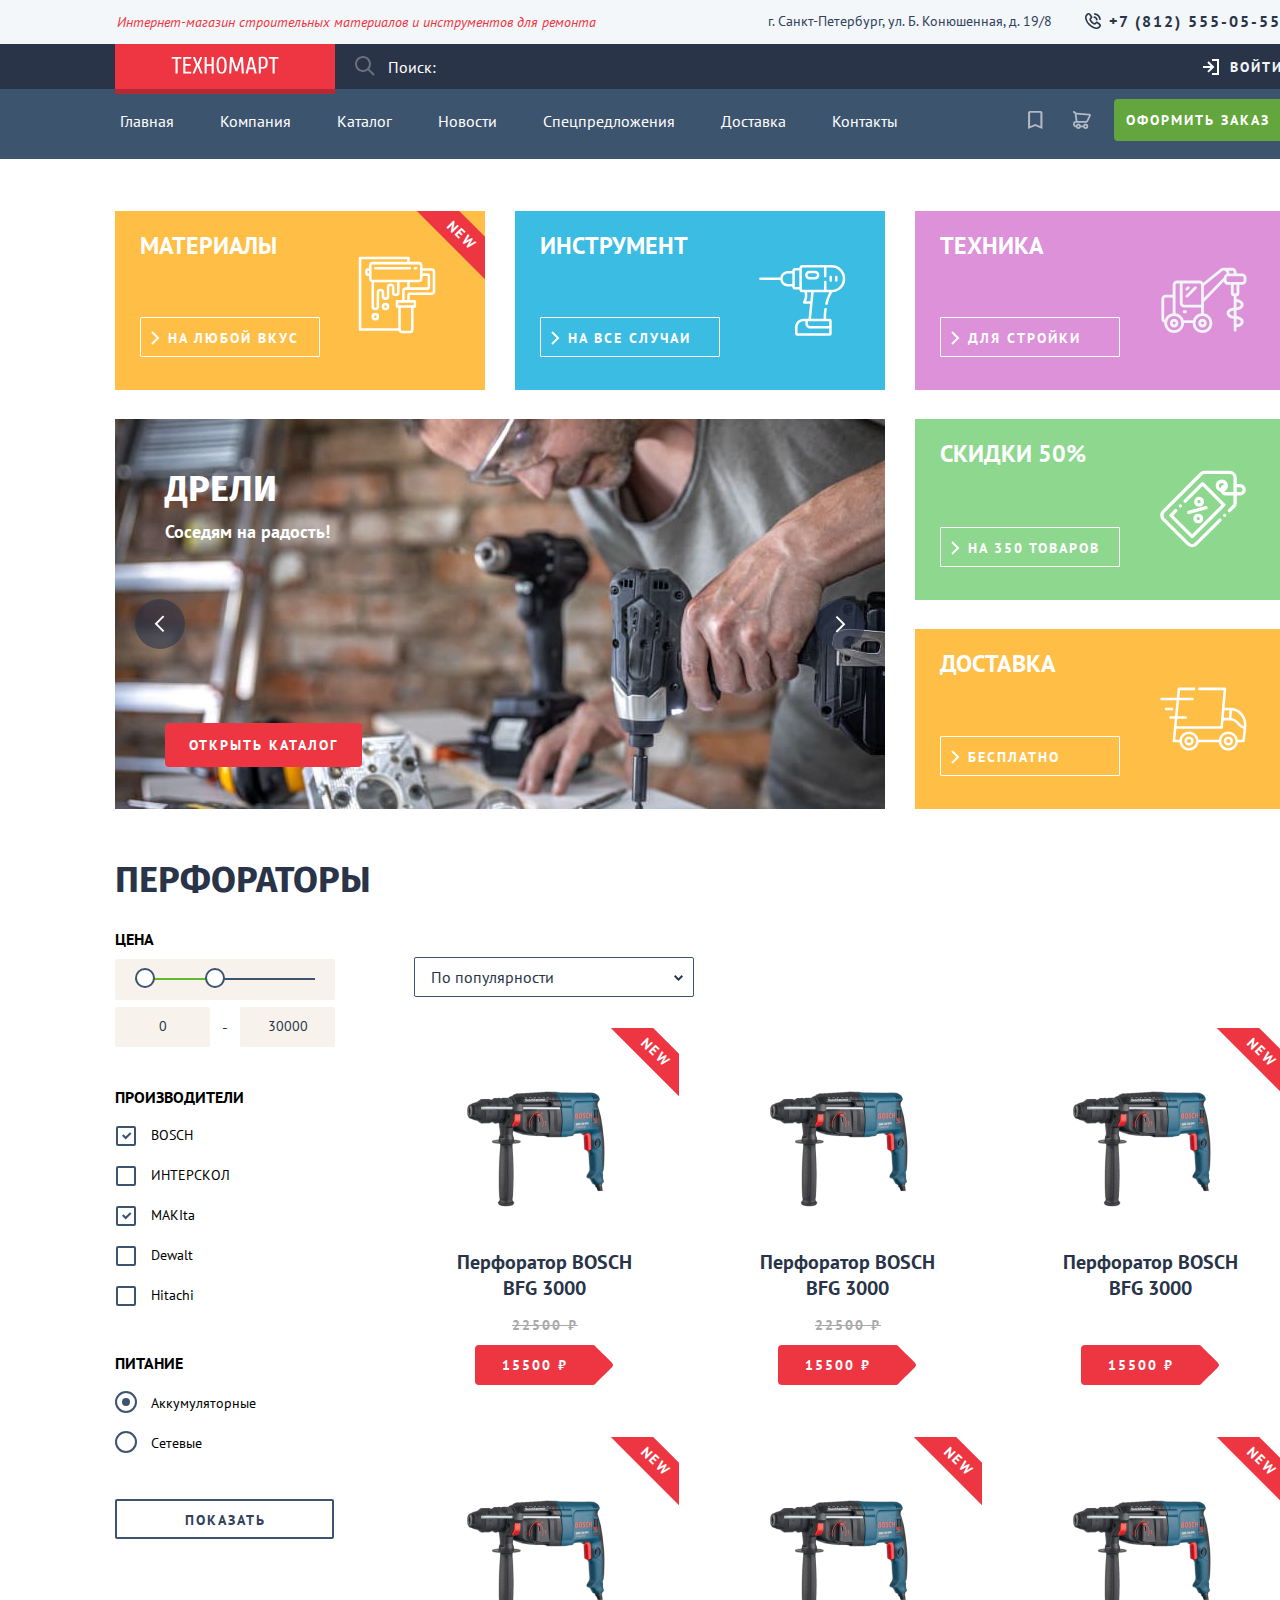
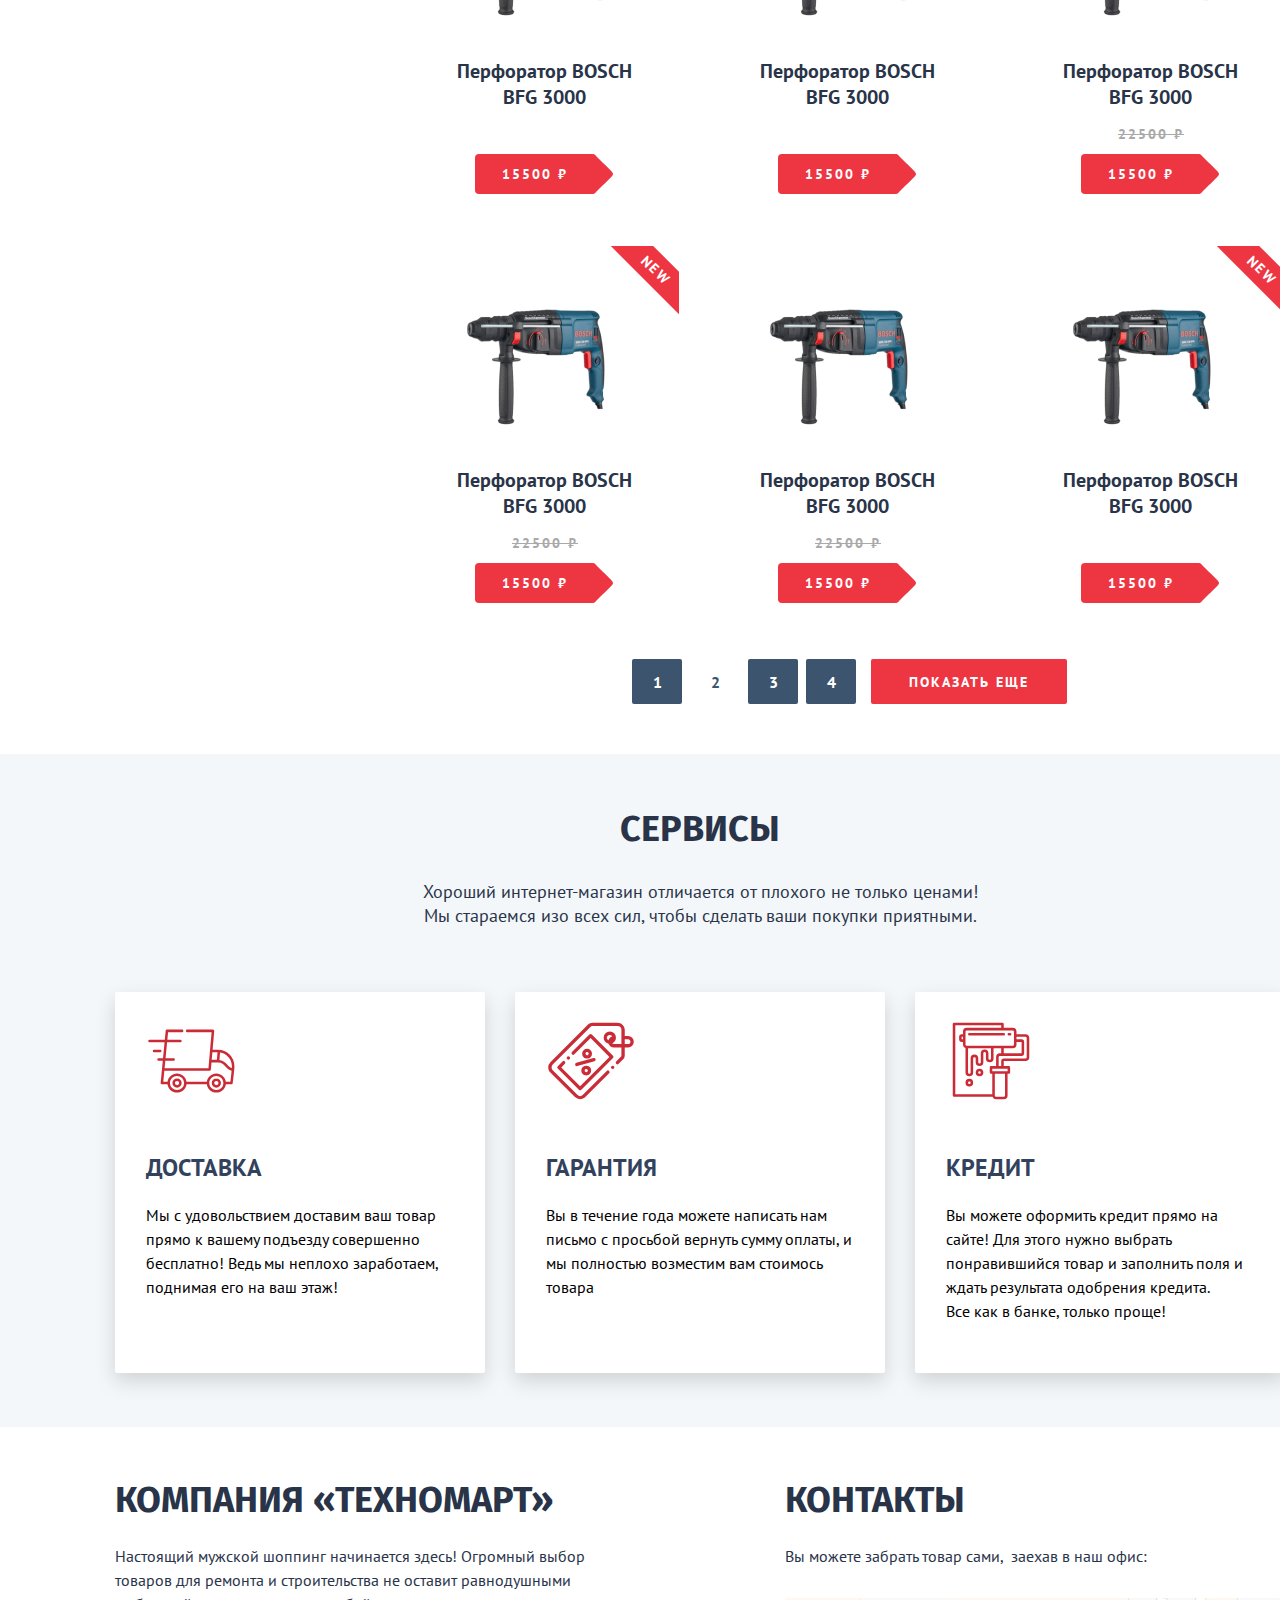
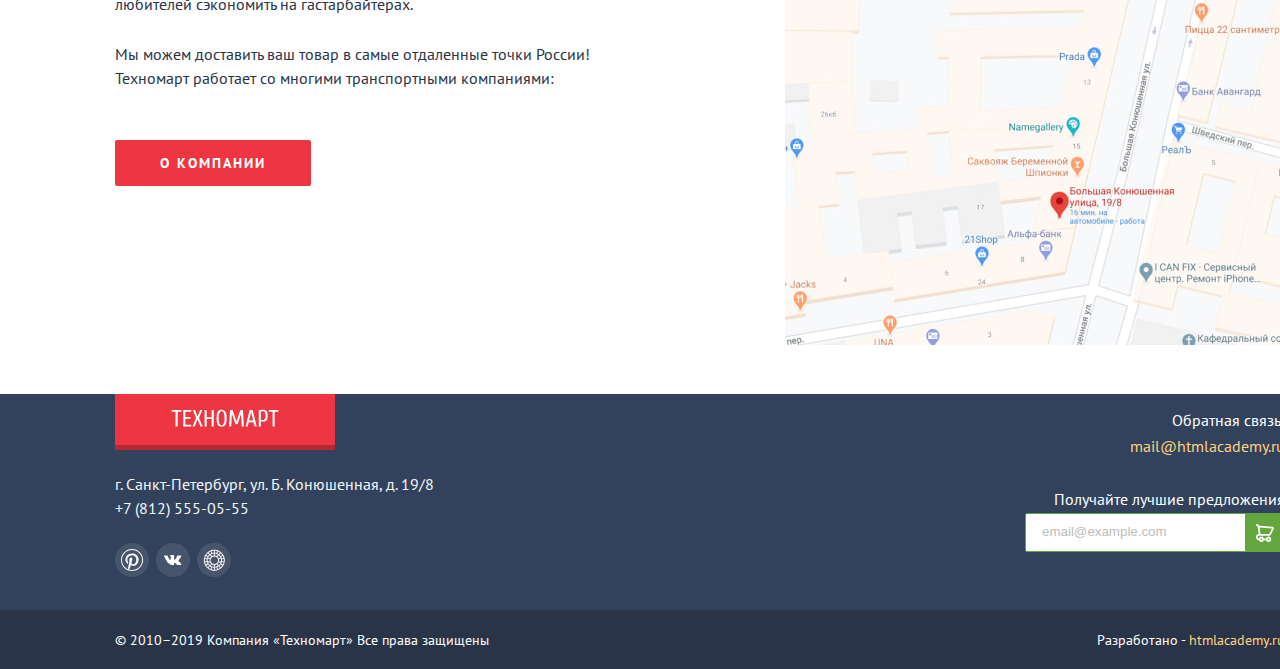
<file: index.html>
<!DOCTYPE html>
<html lang="ru">

  <head>
    <meta charset="UTF-8">
    <meta http-equiv="X-UA-Compatible" content="IE=edge">
    <meta name="viewport" content="width=device-width, initial-scale=1.0">
    <meta name="description" content="Техномарт">
    <title>Техномарт</title>
    <link rel="stylesheet" href="./styles/styles.css">
    <link rel="icon" href="./favicon.ico">
    <link rel="icon" type="image/png" href="./images/favicon-32x32.png">
  </head>

  <body>
    <header class="header">
      <div class="header-white">
        <div class="header-info container">
          <h1 class="header-title">Интернет-магазин строительных материалов и инструментов для ремонта</h1>
          <p class="header-adress">г. Санкт-Петербург, ул. Б. Конюшенная, д. 19/8</p>
          <a class="header-phone" href="tel:+78125550555">+7 (812) 555-05-55</a>
        </div>
      </div>
      <div class="header-dark-grey">
        <div class="header-content container">
          <a class="header-logo logo">
            <img class="logo-img" src="./images/logo-technomart.svg" alt="Логотип Техномарт." width="108" height="18">
          </a>
          <form class="header-form-search" action="https://echo.htmlacademy.ru/" method="get">
            <label class="search-label">
              <span class="visually-hidden">Поиск по сайту.</span>
              <input class="search-input" type="search" name="search" placeholder="Поиск:">
              <svg class="search-input-icon" width="20" height="20" viewBox="0 0 20 20" fill="currentColor"
                xmlns="http://www.w3.org/2000/svg">
                <path fill-rule="evenodd" clip-rule="evenodd"
                  d="M8 16C3.58172 16 0 12.4183 0 8C0 3.58172 3.58172 0 8 0C12.4183 0 16 3.58172 16 8C16 9.84871 15.3729 11.551 14.3199 12.9056L19.7071 18.2929L18.2929 19.7071L12.9056 14.3199C11.551 15.3729 9.84871 16 8 16ZM14 8C14 11.3137 11.3137 14 8 14C4.68629 14 2 11.3137 2 8C2 4.68629 4.68629 2 8 2C11.3137 2 14 4.68629 14 8Z" />
              </svg>
            </label>
          </form>
          <div class="header-log-in">
            <div class="header-dropdown">
              <button class="log-in-button button" type="button">Войти</button>
              <form class="dropdown-form" action="https://echo.htmlacademy.ru/" method="post">
                <h2 class="dropdown-title">личный кабинет</h2>
                <label class="dropdown-label">
                  <!-- Для стилизации input с ошибкой необходимо добавить input класс is-error -->
                  <input class="dropdown-input" type="text" name="login" placeholder="Логин" required>
                </label>
                <label class="dropdown-label">
                  <input class="dropdown-input" type="password" name="password" placeholder="Пароль" required>
                </label>
                <div class="dropdown-interaction">
                  <label class="dropdown-interaction-checkbox">
                    <input class="dropdown-checkbox visually-hidden" type="checkbox" name="rememberme" checked>
                    <span class="dropdown-checkbox-mark"></span>
                    <span class="interaction-name">Запомнить меня</span>
                  </label>
                  <a class="interaction-link" href="#">Забыл пароль</a>
                </div>
                <div class="dropdown-interaction dropdown-interaction-buttons">
                  <button class="button button-green button-green-in" type="submit">войти</button>
                  <a class="button button-white button-white-in" href="#">регистрация</a>
                </div>
                <button class="dropdown-close" type="button">
                  <span class="visually-hidden">Закрыть окно.</span>
                </button>
              </form>
            </div>
          </div>
        </div>
      </div>
      <div class="header-menu header-light-grey">
        <div class="container header-menu-content">
          <nav class="menu-navigation">
            <ul class="menu">
              <li class="menu-item">
                <a class="menu-link" href="#">Главная</a>
              </li>
              <li class="menu-item">
                <a class="menu-link" href="#">Компания</a>
              </li>
              <li class="menu-item">
                <a class="menu-link" href="#">Каталог</a>
              </li>
              <li class="menu-item">
                <a class="menu-link" href="#">Новости</a>
              </li>
              <li class="menu-item">
                <a class="menu-link" href="#">Спецпредложения</a>
              </li>
              <li class="menu-item">
                <a class="menu-link" href="#">Доставка</a>
              </li>
              <li class="menu-item">
                <a class="menu-link" href="#">Контакты</a>
              </li>
            </ul>
          </nav>
          <div class="menu-user">
            <a class="menu-user-item menu-user-item-favorite" href="#">
              <!-- для добавления счетчика необходимо добавить span c классом menu-user-counter -->
              <span class="visually-hidden">Избранное.</span>
            </a>
            <a class="menu-user-item menu-user-item-cart" href="#">
              <span class="visually-hidden">Корзина.</span>
            </a>
            <a class="button button-green button-menu-user" href="#">Оформить заказ</a>
          </div>
        </div>
      </div>
    </header>
    <main class="main">
      <section class="services container">
        <h2 class="visually-hidden">Наши услуги и предложения.</h2>
        <div class="services-item label-new yellow">
          <h2 class="services-title materials">Материалы</h2>
          <!--Для метки NEW на тег a повесить класс label-new-->
          <a class="services-button button" href="#">
            <svg class="services-icon" width="16" height="16" viewBox="0 0 16 16" fill="currentColor"
              xmlns="http://www.w3.org/2000/svg">
              <path fill-rule="evenodd" clip-rule="evenodd"
                d="M9.58579 7.99995L4.29289 2.70706L5.70711 1.29285L12.4142 7.99995L5.70711 14.7071L4.29289 13.2928L9.58579 7.99995Z" />
            </svg>
            <span class="services-button-text">на любой вкус</span>
          </a>

        </div>
        <div class="services-item blue">
          <h2 class="services-title tooling">Инструмент</h2>
          <a class="services-button button" href="#">
            <svg class="services-icon" width="16" height="16" viewBox="0 0 16 16" fill="currentColor"
              xmlns="http://www.w3.org/2000/svg">
              <path fill-rule="evenodd" clip-rule="evenodd"
                d="M9.58579 7.99995L4.29289 2.70706L5.70711 1.29285L12.4142 7.99995L5.70711 14.7071L4.29289 13.2928L9.58579 7.99995Z" />
            </svg>
            <span class="services-button-text">на все случаи</span>
          </a>
        </div>
        <div class="services-item lilac">
          <h2 class="services-title technic">Техника</h2>
          <a class="services-button button" href="#">
            <svg class="services-icon" width="16" height="16" viewBox="0 0 16 16" fill="currentColor"
              xmlns="http://www.w3.org/2000/svg">
              <path fill-rule="evenodd" clip-rule="evenodd"
                d="M9.58579 7.99995L4.29289 2.70706L5.70711 1.29285L12.4142 7.99995L5.70711 14.7071L4.29289 13.2928L9.58579 7.99995Z" />
            </svg>
            <span class="services-button-text">для стройки</span>
          </a>
        </div>
        <div class="services-item slider">
          <section class="slider-item">
            <h2 class="slider-title">Дрели</h2>
            <p class="slider-text">Соседям на радость!</p>
            <a class="button button-red slider-button" href="#">Открыть каталог</a>
            <img class="slider-image" src="./images/slider/slider-drill.jpg" alt="Мужчина, использующий дрель."
              width="770" height="390">
          </section>
          <section class="slider-item active">
            <h2 class="slider-title">Перфораторы</h2>
            <p class="slider-text">Соседям на радость!</p>
            <a class="button button-red slider-button" href="#">Открыть каталог</a>
            <!--Но это же не перфоратор, мужик на фото распиливает циркулярной пилой-->
            <img class="slider-image" src="./images/slider/slider-cut.jpg" alt="Мужчина, циркулярную пилу." width="770"
              height="390">
          </section>
          <div class="slider-toogles">
            <button class="slider-toogle slider-toogle-prev" type="button">
              <span class="visually-hidden">Назад.</span>
            </button>
            <button class="slider-toogle slider-toogle-next" type="button">
              <span class="visually-hidden">Вперед.</span>
            </button>
          </div>
        </div>
        <div class="services-item green">
          <h2 class="services-title sale">Скидки 50%</h2>
          <a class="services-button button" href="#">
            <svg class="services-icon" width="16" height="16" viewBox="0 0 16 16" fill="currentColor"
              xmlns="http://www.w3.org/2000/svg">
              <path fill-rule="evenodd" clip-rule="evenodd"
                d="M9.58579 7.99995L4.29289 2.70706L5.70711 1.29285L12.4142 7.99995L5.70711 14.7071L4.29289 13.2928L9.58579 7.99995Z" />
            </svg>
            <span class="services-button-text">на 350 товаров</span>
          </a>
        </div>
        <div class="services-item yellow">
          <h2 class="services-title delivery-white">Доставка</h2>
          <a class="services-button button" href="#">
            <svg class="services-icon" width="16" height="16" viewBox="0 0 16 16" fill="currentColor"
              xmlns="http://www.w3.org/2000/svg">
              <path fill-rule="evenodd" clip-rule="evenodd"
                d="M9.58579 7.99995L4.29289 2.70706L5.70711 1.29285L12.4142 7.99995L5.70711 14.7071L4.29289 13.2928L9.58579 7.99995Z" />
            </svg>
            <span class="services-button-text">бесплатно</span>
          </a>
        </div>
      </section>
      <section class="catalog container">
        <h2 class="catalog-title">Перфораторы</h2>
        <form class="catalog-form" action="https://echo.htmlacademy.ru/" method="get">
          <fieldset class="catalog-fieldset catalog-fieldset-price">
            <legend class="catalog-legend">Цена</legend>
            <div class="filter-group">
              <div class="filter-line">
                <div class="filter-interval">
                  <button class="filter-button" type="button">
                    <span class="visually-hidden">Изменить минимальную цену.</span>
                  </button>
                  <button class="filter-button" type="button">
                    <span class="visually-hidden">Изменить максимальную цену.</span>
                  </button>
                </div>
              </div>
            </div>
            <div class="filter-price-group">
              <label class="filter-price-label">
                <span class="visually-hidden">Изменить минимальную цену.</span>
                <input class="filter-price-input" type="number" name="price-min" value="0">
              </label>
              <span>-</span>
              <label class="filter-price-label">
                <span class="visually-hidden">Изменить максимальную цену.</span>
                <input class="filter-price-input" type="number" name="price-max" value="30000">
              </label>
            </div>
          </fieldset>
          <fieldset class="catalog-fieldset">
            <legend class="catalog-legend catalog-legend-makers">Производители</legend>
            <ul class="catalog-filters-list">
              <li class="catalog-filters-item">
                <label class="checkbox-label">
                  <input class="checkbox-input visually-hidden" type="checkbox" name="makers" value="bosh" checked>
                  <span class="control-checkbox"></span>
                  <span class="checkbox-name">BOSCH</span>
                </label>
              </li>
              <li class="catalog-filters-item">
                <label class="checkbox-label">
                  <input class="checkbox-input visually-hidden" type="checkbox" name="makers" value="interskol">
                  <span class="control-checkbox"></span>
                  <span class="checkbox-name">ИНТЕРСКОЛ</span>
                </label>
              </li>
              <li class="catalog-filters-item">
                <label class="checkbox-label">
                  <input class="checkbox-input visually-hidden" type="checkbox" name="makers" value="makita" checked>
                  <span class="control-checkbox"></span>
                  <span class="checkbox-name">MAKIta</span>
                </label>
              </li>
              <li class="catalog-filters-item">
                <label class="checkbox-label">
                  <input class="checkbox-input visually-hidden" type="checkbox" name="makers" value="dewalt">
                  <span class="control-checkbox"></span>
                  <span class="checkbox-name">Dewalt</span>
                </label>
              </li>
              <li class="catalog-filters-item">
                <label class="checkbox-label">
                  <input class="checkbox-input visually-hidden" type="checkbox" name="makers" value="hitachi">
                  <span class="control-checkbox"></span>
                  <span class="checkbox-name">Hitachi</span>
                </label>
              </li>
            </ul>
          </fieldset>
          <fieldset class="catalog-fieldset">
            <legend class="catalog-legend catalog-legend-feed">Питание</legend>
            <ul class="catalog-filters-list">
              <li class="catalog-filters-item">
                <label class="radio-label">
                  <input class="radio-input visually-hidden" type="radio" name="feed" value="battery" checked>
                  <span class="control-radio"></span>
                  <span class="radio-name">Аккумуляторные</span>
                </label>
              </li>
              <li class="catalog-filters-item">
                <label class="radio-label">
                  <input class="radio-input visually-hidden" type="radio" name="feed" value="network">
                  <span class="control-radio"></span>
                  <span class="radio-name">Сетевые</span>
                </label>
              </li>
            </ul>
          </fieldset>
          <button class="button-white catalog-button button" type="submit">Показать</button>
        </form>
        <div class="catalog-content">
          <div class="catalog-select">
            <select class="select" aria-label="Сортировка">
              <option value="popular">По популярности</option>
              <option value="cheap">Сначала дешевые</option>
              <option value="expensive">Сначала дорогие</option>
            </select>
            <svg class="select-icon" width="9" height="6" viewBox="0 0 9 6" fill="currentColor"
              xmlns="http://www.w3.org/2000/svg">
              <path fill-rule="evenodd" clip-rule="evenodd"
                d="M7.64801 0L9 1.38618L4.5 6L0 1.38618L1.35199 0L4.5 3.22763L7.64801 0Z" />
            </svg>
          </div>
          <div class="catalog-products-container">
            <!--Для метки NEW на тег li повесить класс label-new-->
            <ul class="catalog-products">
              <li class="products-item label-new">
                <h3 class="products-title">Перфоратор BOSCH<br>BFG 3000</h3>
                <img class="products-image" src="./images/content-image/bosch-bfg-3000.jpg"
                  alt="Перфоратор BOSCH BFG 3000." width="216" height="180">
                <span class="products-price-old">22500 ₽</span>
                <a class="products-price-button button buttton-red" href="#">15500 ₽</a>
                <div class="products-more">
                  <button class="products-button products-button-buy button button-green" type="button">Купить</button>
                  <button class="products-button products-button-save button button-white" type="button">В
                    закладки</button>
                </div>
              </li>
              <li class="products-item">
                <h3 class="products-title">Перфоратор BOSCH<br>BFG 3000</h3>
                <img class="products-image" src="./images/content-image/bosch-bfg-3000.jpg"
                  alt="Перфоратор BOSCH BFG 3000." width="216" height="180">
                <span class="products-price-old">22500 ₽</span>
                <a class="products-price-button button buttton-red" href="#">15500 ₽</a>
                <div class="products-more">
                  <button class="products-button products-button-buy button button-green" type="button">Купить</button>
                  <button class="products-button products-button-save button button-white" type="button">В
                    закладки</button>
                </div>
              </li>
              <li class="products-item label-new">
                <h3 class="products-title">Перфоратор BOSCH<br>BFG 3000</h3>
                <img class="products-image" src="./images/content-image/bosch-bfg-3000.jpg"
                  alt="Перфоратор BOSCH BFG 3000." width="216" height="180">
                <a class="products-price-button button buttton-red" href="#">15500 ₽</a>
                <div class="products-more">
                  <button class="products-button products-button-buy button button-green" type="button">Купить</button>
                  <button class="products-button products-button-save button button-white" type="button">В
                    закладки</button>
                </div>
              </li>
              <li class="products-item label-new">
                <h3 class="products-title">Перфоратор BOSCH<br>BFG 3000</h3>
                <img class="products-image" src="./images/content-image/bosch-bfg-3000.jpg"
                  alt="Перфоратор BOSCH BFG 3000." width="216" height="180">
                <a class="products-price-button button buttton-red" href="#">15500 ₽</a>
                <div class="products-more">
                  <button class="products-button products-button-buy button button-green" type="button">Купить</button>
                  <button class="products-button products-button-save button button-white" type="button">В
                    закладки</button>
                </div>
              </li>
              <li class="products-item label-new">
                <h3 class="products-title">Перфоратор BOSCH<br>BFG 3000</h3>
                <img class="products-image" src="./images/content-image/bosch-bfg-3000.jpg"
                  alt="Перфоратор BOSCH BFG 3000." width="216" height="180">
                <a class="products-price-button button buttton-red" href="#">15500 ₽</a>
                <div class="products-more">
                  <button class="products-button products-button-buy button button-green" type="button">Купить</button>
                  <button class="products-button products-button-save button button-white" type="button">В
                    закладки</button>
                </div>
              </li>
              <li class="products-item label-new">
                <h3 class="products-title">Перфоратор BOSCH<br>BFG 3000</h3>
                <img class="products-image" src="./images/content-image/bosch-bfg-3000.jpg"
                  alt="Перфоратор BOSCH BFG 3000." width="216" height="180">
                <span class="products-price-old">22500 ₽</span>
                <a class="products-price-button button buttton-red" href="#">15500 ₽</a>
                <div class="products-more">
                  <button class="products-button products-button-buy button button-green" type="button">Купить</button>
                  <button class="products-button products-button-save button button-white" type="button">В
                    закладки</button>
                </div>
              </li>
              <li class="products-item label-new">
                <h3 class="products-title">Перфоратор BOSCH<br>BFG 3000</h3>
                <img class="products-image" src="./images/content-image/bosch-bfg-3000.jpg"
                  alt="Перфоратор BOSCH BFG 3000." width="216" height="180">
                <span class="products-price-old">22500 ₽</span>
                <a class="products-price-button button buttton-red" href="#">15500 ₽</a>
                <div class="products-more">
                  <button class="products-button products-button-buy button button-green" type="button">Купить</button>
                  <button class="products-button products-button-save button button-white" type="button">В
                    закладки</button>
                </div>
              </li>
              <li class="products-item">
                <h3 class="products-title">Перфоратор BOSCH<br>BFG 3000</h3>
                <img class="products-image" src="./images/content-image/bosch-bfg-3000.jpg"
                  alt="Перфоратор BOSCH BFG 3000." width="216" height="180">
                <span class="products-price-old">22500 ₽</span>
                <a class="products-price-button button buttton-red" href="#">15500 ₽</a>
                <div class="products-more">
                  <button class="products-button products-button-buy button button-green" type="button">Купить</button>
                  <button class="products-button products-button-save button button-white" type="button">В
                    закладки</button>
                </div>
              </li>
              <li class="products-item label-new">
                <h3 class="products-title">Перфоратор BOSCH<br>BFG 3000</h3>
                <img class="products-image" src="./images/content-image/bosch-bfg-3000.jpg"
                  alt="Перфоратор BOSCH BFG 3000." width="216" height="180">
                <a class="products-price-button button buttton-red" href="#">15500 ₽</a>
                <div class="products-more">
                  <button class="products-button products-button-buy button button-green" type="button">Купить</button>
                  <button class="products-button products-button-save button button-white" type="button">В
                    закладки</button>
                </div>
              </li>
            </ul>
            <div class="catalog-pagination">
              <ul class="pagination-list">
                <li class="pagination-item">
                  <a class="pagination-link" href="#">1</a>
                </li>
                <li class="pagination-item current">
                  <span class="pagination-link">2</span>
                </li>
                <li class="pagination-item">
                  <a class="pagination-link" href="#">3</a>
                </li>
                <li class="pagination-item">
                  <a class="pagination-link" href="#">4</a>
                </li>
              </ul>
              <button class="pagination-button button button-red" type="button">Показать еще</button>
            </div>
          </div>
        </div>
      </section>
      <section class="offers">
        <div class="container">
          <h2 class="offers-title">Сервисы</h2>
          <p class="offers-description">Хороший интернет-магазин отличается от плохого не только ценами! Мы стараемся
            изо
            всех сил, чтобы сделать ваши покупки приятными.</p>
          <ul class="offers-list">
            <li class="offers-item">
              <h3 class="offers-item-title delivery">Доставка</h3>
              <p class="offers-item-text">Мы с удовольствием доставим ваш товар прямо к вашему подъезду совершенно
                бесплатно! Ведь мы неплохо заработаем, поднимая его на ваш этаж!</p>
            </li>
            <li class="offers-item">
              <h3 class="offers-item-title guarantees">Гарантия</h3>
              <p class="offers-item-text">Вы в течение года можете написать нам письмо с просьбой вернуть сумму оплаты,
                и
                мы полностью возместим вам стоимось товара</p>
            </li>
            <li class="offers-item">
              <h3 class="offers-item-title credit">Кредит</h3>
              <p class="offers-item-text">Вы можете оформить кредит прямо на сайте! Для этого нужно выбрать
                понравившийся
                товар и заполнить поля и ждать результата одобрения кредита.<br>Все как в банке, только проще!</p>
            </li>
          </ul>
        </div>
      </section>
      <div class="container contacts">
        <section class="about-us">
          <h2 class="contacts-title">Компания «Техномарт»</h2>
          <p class="about-us-text">Настоящий мужской шоппинг начинается здесь! Огромный выбор товаров для ремонта и
            строительства не оставит равнодушными любителей сэкономить на гастарбайтерах.</p>
          <p class="about-us-text">Мы можем доставить ваш товар в самые отдаленные точки России! Техномарт работает со
            многими транспортными компаниями:</p>
          <a class="about-us-button button button-red" href="#">о компании</a>
        </section>
        <section class="address">
          <h2 class="contacts-title">Контакты</h2>
          <p class="address-text">Вы можете забрать товар сами, &nbsp;заехав в наш офис:</p>
          <a class="address-link" href="#">
            <img class="address-image" src="./images/content-image/address-image.jpg" alt="Карта с адресом офсиса."
              width="500" height="347">
          </a>
        </section>
      </div>
    </main>
    <footer class="footer">
      <div class="footer-content container">
        <div class="footer-contacts">
          <a class="footer-logo logo">
            <img class="logo-img" src="./images/logo-technomart.svg" alt="Логотип Техномарт." width="108" height="18">
          </a>
          <p class="footer-address">г. Санкт-Петербург, ул. Б. Конюшенная, д. 19/8</p>
          <a class="footer-phone" href="tel:+78125550555">+7 (812) 555-05-55</a>
          <ul class="footer-socials">
            <li class="socials-item">
              <a class="socials-link socials-link-pinterest" href="#">
                <span class="visually-hidden">Мы в Пинтерест.</span>
              </a>
            </li>
            <li class="socials-item">
              <a class="socials-link socials-link-vk" href="https://vk.com/htmlacademy">
                <span class="visually-hidden">Мы в Вконтакте.</span>
              </a>
            </li>
            <li class="socials-item">
              <a class="socials-link socials-link-vsco" href="#">
                <span class="visually-hidden">Перейти в ВСКО.</span>
              </a>
            </li>
          </ul>
        </div>
        <div class="footer-feedback">
          <p class="footer-feedback-text">Обратная связь:</p>
          <a class="footer-feedback-email" href="mailto:mail@htmlacademy.ru">mail@htmlacademy.ru</a>
          <form class="footer-form-subscription" action="https://echo.htmlacademy.ru/" method="get">
            <p class="form-text">Получайте лучшие предложения</p>
            <label class="form-label">
              <span class="visually-hidden">Подписаться на рассылку.</span>
              <input class="footer-input-subscription" type="email" name="subscribe" placeholder="email@example.com">
            </label>
            <button class="subscription-button button button-green" type="submit">
              <span class="visually-hidden">Подписаться.</span>
            </button>
          </form>
        </div>
      </div>
      <div class="footer-copyrights">
        <div class="footer-copyrights-content container">
          <span class="copyrights-text">© 2010–2019 Компания «Техномарт» Все права защищены</span>
          <span class="copyrights-text">Разработано -
            <a class="copyrights-link" href="https://htmlacademy.ru/intensive/htmlcss">htmlacademy.ru</a>
          </span>
        </div>
      </div>
    </footer>
    <script src="./js/index.js"></script>
  </body>

</html>
</file>
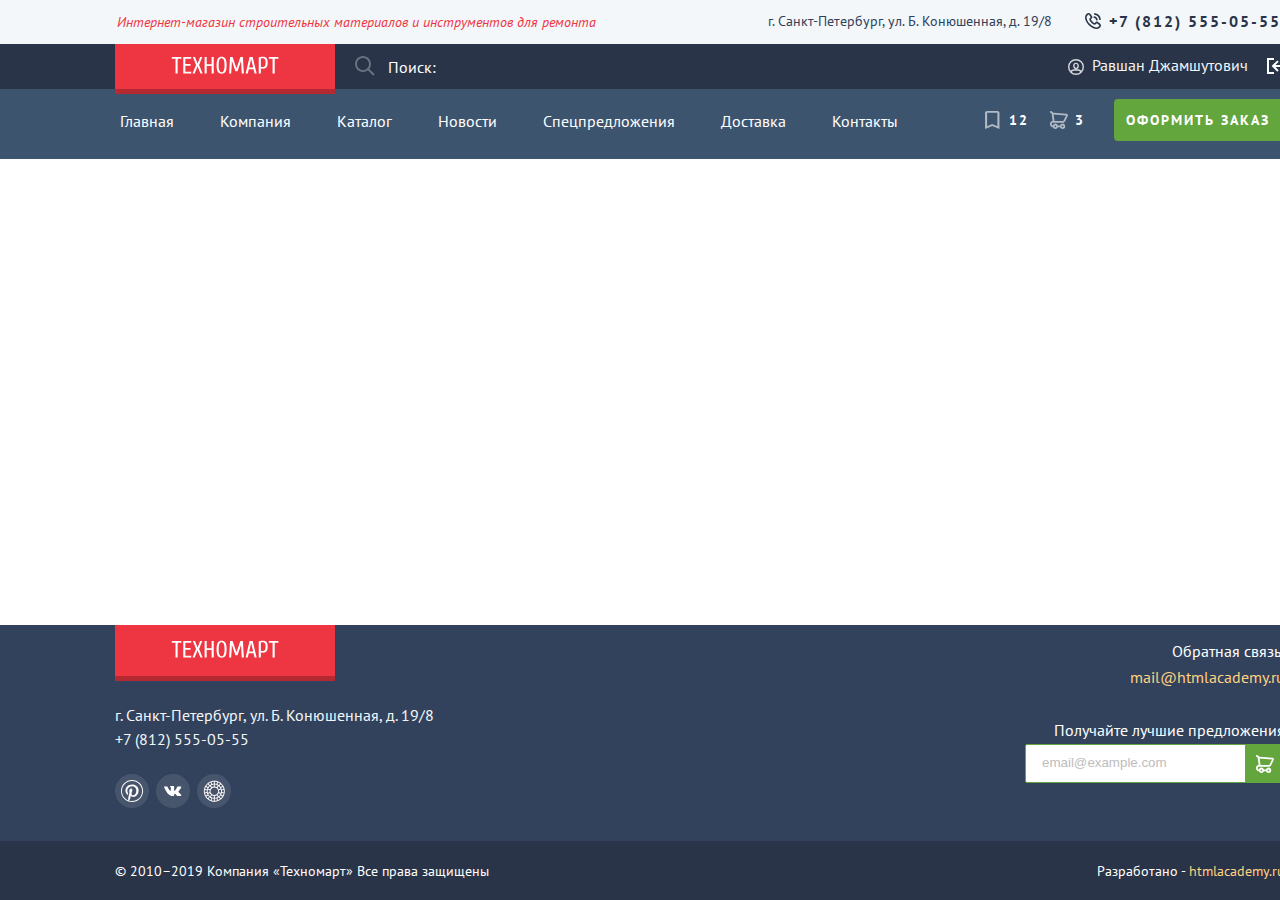
<file: user.html>
<!DOCTYPE html>
<html lang="ru">

  <head>
    <meta charset="UTF-8">
    <meta http-equiv="X-UA-Compatible" content="IE=edge">
    <meta name="viewport" content="width=device-width, initial-scale=1.0">
    <meta name="description" content="Техномарт">
    <title>Техномарт</title>
    <link rel="stylesheet" href="./styles/styles.css">
    <link rel="icon" href="./favicon.ico">
    <link rel="icon" type="image/png" href="./images/favicon-32x32.png">
  </head>

  <body>
    <header class="header">
      <div class="header-white">
        <div class="header-info container">
          <h1 class="header-title">Интернет-магазин строительных материалов и инструментов для ремонта</h1>
          <p class="header-adress">г. Санкт-Петербург, ул. Б. Конюшенная, д. 19/8</p>
          <a class="header-phone" href="tel:+78125550555">+7 (812) 555-05-55</a>
        </div>
      </div>
      <div class="header-dark-grey">
        <div class="header-content container">
          <a class="header-logo logo">
            <img class="logo-img" src="./images/logo-technomart.svg" alt="Логотип Техномарт." width="108" height="18">
          </a>
          <form class="header-form-search" action="https://echo.htmlacademy.ru/" method="get">
            <label class="search-label">
              <span class="visually-hidden">Поиск по сайту.</span>
              <input class="search-input" type="search" name="search" placeholder="Поиск:">
              <svg class="search-input-icon" width="20" height="20" viewBox="0 0 20 20" fill="currentColor"
                xmlns="http://www.w3.org/2000/svg">
                <path fill-rule="evenodd" clip-rule="evenodd"
                  d="M8 16C3.58172 16 0 12.4183 0 8C0 3.58172 3.58172 0 8 0C12.4183 0 16 3.58172 16 8C16 9.84871 15.3729 11.551 14.3199 12.9056L19.7071 18.2929L18.2929 19.7071L12.9056 14.3199C11.551 15.3729 9.84871 16 8 16ZM14 8C14 11.3137 11.3137 14 8 14C4.68629 14 2 11.3137 2 8C2 4.68629 4.68629 2 8 2C11.3137 2 14 4.68629 14 8Z" />
              </svg>
            </label>
          </form>
          <div class="header-log-in">
            <div class="header-dropdown">
              <button class="log-in-button button button-user" type="button">Равшан Джамшутович</button>
              <form class="dropdown-form" action="https://echo.htmlacademy.ru/" method="post">
                <h2 class="dropdown-title user-title">Здравствуйте,<br> Равшан Джамшутович</h2>
                <a class="user-link button" href="#">Мои заказы</a>
                <a class="user-link button" href="#">Личный кабинет</a>
                <a class="user-button button button-white" href="#">Выйти</a>
                <button class="dropdown-close" type="button">
                  <span class="visually-hidden">Закрыть окно.</span>
                </button>
              </form>
            </div>
          </div>
          <a class="button-log-out button" href="#">
            <span class="visually-hidden">Выйти из личного кабинета.</span>
          </a>
        </div>
      </div>
      <div class="header-menu header-light-grey">
        <div class="container header-menu-content">
          <nav class="menu-navigation">
            <ul class="menu">
              <li class="menu-item">
                <a class="menu-link" href="#">Главная</a>
              </li>
              <li class="menu-item">
                <a class="menu-link" href="#">Компания</a>
              </li>
              <li class="menu-item">
                <a class="menu-link" href="#">Каталог</a>
              </li>
              <li class="menu-item">
                <a class="menu-link" href="#">Новости</a>
              </li>
              <li class="menu-item">
                <a class="menu-link" href="#">Спецпредложения</a>
              </li>
              <li class="menu-item">
                <a class="menu-link" href="#">Доставка</a>
              </li>
              <li class="menu-item">
                <a class="menu-link" href="#">Контакты</a>
              </li>
            </ul>
          </nav>
          <div class="menu-user">
            <a class="menu-user-item menu-user-item-favorite favorite-user" href="#">
              <span class="visually-hidden">Избранное.</span>
              <span class="menu-user-counter counter-favorite">12</span>
            </a>
            <a class="menu-user-item menu-user-item-cart cart-user" href="#">
              <span class="visually-hidden">Корзина.</span>
              <span class="menu-user-counter counter-cart">3</span>
            </a>
            <a class="button button-green button-menu-user" href="#">Оформить заказ</a>
          </div>
        </div>
      </div>
    </header>
    <main class="main"></main>
    <footer class="footer">
      <div class="footer-content container">
        <div class="footer-contacts">
          <a class="footer-logo logo">
            <img class="logo-img" src="./images/logo-technomart.svg" alt="Логотип Техномарт." width="108" height="18">
          </a>
          <p class="footer-address">г. Санкт-Петербург, ул. Б. Конюшенная, д. 19/8</p>
          <a class="footer-phone" href="tel:+78125550555">+7 (812) 555-05-55</a>
          <ul class="footer-socials">
            <li class="socials-item">
              <a class="socials-link socials-link-pinterest" href="#">
                <span class="visually-hidden">Мы в Пинтерест.</span>
              </a>
            </li>
            <li class="socials-item">
              <a class="socials-link socials-link-vk" href="https://vk.com/htmlacademy">
                <span class="visually-hidden">Мы в Вконтакте.</span>
              </a>
            </li>
            <li class="socials-item">
              <a class="socials-link socials-link-vsco" href="#">
                <span class="visually-hidden">Мы в ВСКО.</span>
              </a>
            </li>
          </ul>
        </div>
        <div class="footer-feedback">
          <p class="footer-feedback-text">Обратная связь:</p>
          <a class="footer-feedback-email" href="mailto:mail@htmlacademy.ru">mail@htmlacademy.ru</a>
          <form class="footer-form-subscription" action="https://echo.htmlacademy.ru/" method="get">
            <p class="form-text">Получайте лучшие предложения</p>
            <label class="form-label">
              <span class="visually-hidden">Подписаться на рассылку.</span>
              <input class="footer-input-subscription" type="email" name="subscribe" placeholder="email@example.com">
            </label>
            <button class="subscription-button button button-green" type="submit">
              <span class="visually-hidden">Подписаться.</span>
            </button>
          </form>
        </div>
      </div>
      <div class="footer-copyrights">
        <div class="footer-copyrights-content container">
          <span class="copyrights-text">© 2010–2019 Компания «Техномарт» Все права защищены</span>
          <span class="copyrights-text">Разработано -
            <a class="copyrights-link" href="https://htmlacademy.ru/intensive/htmlcss">htmlacademy.ru</a>
          </span>
        </div>
      </div>
    </footer>
    <script src="./js/personal-account.js"></script>
  </body>

</html>
</file>
<file: styles/styles.css>
@font-face {
  font-family: "Fira Sans";
  font-style: normal;
  font-weight: 700;
  src: url("../fonts/firasans-700.woff2");
  font-display: swap;
}

@font-face {
  font-family: "PT Sans";
  font-style: normal;
  font-weight: 400;
  src: url("../fonts/ptsans-400.woff2");
  font-display: swap;
}

@font-face {
  font-family: "PT Sans";
  font-style: italic;
  font-weight: 400;
  src: url("../fonts/ptsans-400-italic.woff2");
  font-display: swap;
}

@font-face {
  font-family: "PT Sans";
  font-style: normal;
  font-weight: 700;
  src: url("../fonts/ptsans-700.woff2");
  font-display: swap;
}

.visually-hidden {
  position: absolute;
  width: 1px;
  height: 1px;
  margin: -1px;
  padding: 0;
  border: 0;
  clip: rect(0 0 0 0);
  overflow: hidden;
}

html {
  height: 100%;
}

img {
  max-width: 100%;
  object-fit: contain;
}

body {
  display: flex;
  flex-direction: column;
  min-height: 100%;
  min-width: 1170px;
  margin: 0 auto;
  color: #293449;
  font-family: "PT Sans", "Arial", sans-serif;
  font-weight: 400;
  font-size: 16px;
  line-height: 24px;
  background-color: #ffffff;
}

main {
  flex-grow: 1;
}

.container {
  width: 1170px;
  margin: 0 auto;
  padding: 0 115px;
}

.header {
  position: relative;
}

.header-white {
  background-color: #f3f7f9;
  padding: 11px 0 13px 0;
}

.header-info {
  display: flex;
  flex-wrap: wrap;
  align-items: center;
  background-color: inherit;
}

.header-title {
  font-family: "PT Sans", "Arial", sans-serif;
  font-style: italic;
  font-weight: 400;
  font-size: 14px;
  line-height: 18px;
  color: #ee3643;
  margin: 0;
  margin-right: auto;
  padding-left: 2px;
  padding-top: 2px;
  max-width: 600px;
}

.header-adress {
  font-family: "PT Sans", "Arial", sans-serif;
  font-style: normal;
  font-weight: 400;
  font-size: 14px;
  line-height: 18px;
  color: #32425c;
  margin: 0;
  margin-right: 33px;
  max-width: 300px;
}

.header-phone {
  font-family: "PT Sans", "Arial", sans-serif;
  font-style: normal;
  font-weight: 700;
  font-size: 16px;
  line-height: 18px;
  text-transform: uppercase;
  color: #293449;
  letter-spacing: 2px;
  text-decoration: none;
  padding-left: 24px;
  max-width: 200px;
  background-image: url("../images/assets/icon-phone.svg");
  background-repeat: no-repeat;
  background-size: 16px 16px;
  background-position: center left;
  margin: 0;
  margin-right: 4px;
}

.header-phone:focus {
  box-shadow: 0 8px 20px rgba(0, 0, 0, 0.15);
  outline: none;
}

.header-phone:hover {
  box-shadow: none;
  opacity: 0.6;
}

.header-phone:active {
  box-shadow: none;
  opacity: 0.3;
}

.header-dark-grey {
  background-color: #293449;
}

.header-content {
  display: flex;
  flex-wrap: wrap;
  background: inherit;
}

.logo {
  display: block;
  position: relative;
  align-items: center;
  width: max-content;
  background: #ee3643;
  padding: 12px 56px 15px;
  box-shadow: 0 5px 0 #b52933;
}

.logo-img {
  display: block;
}

.header-form-search {
  position: relative;
  margin-right: 17px;
  flex-grow: 1;
}

.search-label {
  display: flex;
  position: relative;
}

.search-input {
  width: 100%;
  min-width: 400px;
  padding: 11px 53px 10px;
  border: 0;
  color: #ffffff;
  background: none;
  font-family: "PT Sans", "Arial", sans-serif;
  font-style: normal;
  font-weight: 400;
  font-size: 16px;
  line-height: 24px;
}

.search-input::placeholder {
  font-family: "PT Sans", "Arial", sans-serif;
  font-style: normal;
  font-weight: 400;
  font-size: 16px;
  line-height: 24px;
  color: #ffffff;
}

.search-input::-webkit-input-placeholder {
  font-family: "PT Sans", "Arial", sans-serif;
  font-style: normal;
  font-weight: 400;
  font-size: 16px;
  line-height: 24px;
  color: #ffffff;
}

.search-input::-moz-placeholder {
  font-family: "PT Sans", "Arial", sans-serif;
  font-style: normal;
  font-weight: 400;
  font-size: 16px;
  line-height: 24px;
  color: #ffffff;
}

.search-input::-moz-placeholder {
  font-family: "PT Sans", "Arial", sans-serif;
  font-style: normal;
  font-weight: 400;
  font-size: 16px;
  line-height: 24px;
  color: #ffffff;
}

.search-input::-ms-input-placeholder {
  font-family: "PT Sans", "Arial", sans-serif;
  font-style: normal;
  font-weight: 400;
  font-size: 16px;
  line-height: 24px;
  color: #ffffff;
}

.search-input-icon {
  position: absolute;
  color: #ffffff;
  opacity: 0.3;
  top: 12px;
  left: 20px;
}

.header-form-search:focus-within .search-input {
  color: #3d546f;
  background-color: #f3f7f9;
  outline: none;
}

.header-form-search:focus-within .search-input::placeholder {
  color: #c5c5c5;
  content: "fghjhg";
}

.header-form-search:focus-within .search-input ~ .search-input-icon {
  color: #405069;
  opacity: 1;
}

.header-log-in {
  box-sizing: border-box;
  display: flex;
  flex-wrap: wrap;
  gap: 0 16px;
}

.button {
  display: block;
  padding: 10px;
  border: 0;
  margin: 0;
  border-radius: 4px;
  font-family: "PT Sans", "Arial", sans-serif;
  font-style: normal;
  font-weight: 700;
  font-size: 14px;
  line-height: 18px;
  letter-spacing: 2px;
  text-transform: uppercase;
  text-decoration: none;
  background: none;
}

.button:focus {
  box-shadow: 0 8px 20px rgba(0, 0, 0, 0.15);
  outline: none;
}

.button:disabled {
  opacity: 0.1;
  pointer-events: none;
}

.log-in-button {
  max-width: 200px;
  color: #f1f5f7;
  padding-left: 27px;
  padding-right: 2px;
  background-image: url("../images/assets/icon-login.svg");
  background-repeat: no-repeat;
  background-position: center left;
  background-size: 16px 16px;
  padding-top: 14px;
  padding-bottom: 13px;
  margin-right: auto;
  justify-content: end;
  cursor: pointer;
}

.log-in-button:focus {
  box-shadow: 0 8px 20px rgba(0, 0, 0, 0.15);
  outline: none;
}

.log-in-button:hover {
  opacity: 0.6;
  cursor: url("../images/cursor-pointer.svg"), pointer;
}

.log-in-button:active {
  opacity: 0.3;
}

.header-dropdown {
  position: relative;
}

.dropdown-form {
  position: absolute;
  display: none;
  right: 2px;
  top: 13px;
  z-index: 2;
  min-width: 300px;
  padding: 22px 29px 35px 31px;
  border-radius: 2px;
  background: #ffffff;
  box-shadow: 0 8px 20px rgba(0, 0, 0, 0.15);
}

.dropdown-title {
  font-family: "PT Sans", "Arial", sans-serif;
  font-style: normal;
  font-weight: 700;
  font-size: 24px;
  line-height: 30px;
  text-transform: uppercase;
  color: #000000;
  margin: 0;
  margin-bottom: 48px;
}

.dropdown-label {
  display: block;
  margin-bottom: 6px;
}

.dropdown-label:last-of-type {
  margin-bottom: 13px;
}

.dropdown-input {
  min-width: 280px;
  padding: 7px 5px 7px 14px;
  border: 1px solid #c5c5c597;
  border-radius: 2px;
  font-family: "PT Sans", "Arial", sans-serif;
  font-style: normal;
  font-weight: 400;
  font-size: 16px;
  line-height: 24px;
  color: #000000;
}

.dropdown-input::placeholder {
  color: #cccccc;
}

.dropdown-input.is-error,
.footer-input-subscription.is-error {
  border: 1px solid #ee3643
}

.dropdown-input.is-error:hover,
.footer-input-subscription.is-error:hover {
  border: 1px solid #ee3643;
  box-shadow: inset 0 0 0 1px #ee3643;
}

.dropdown-input:hover,
.select:hover,
.footer-input-subscription:hover {
  color: #293449;
  border-color: #63a63e;
  cursor: url("../images/cursor-pointer.svg"), pointer;
  box-shadow: none;
}

.dropdown-input:focus,
.select:focus,
.footer-input-subscription:focus {
  color: #293449;
  border-color: #63a63e;
  box-shadow: 0 0 0 1px #ffbf47;
  outline: none;
}

.dropdown-input:disabled,
.select:disabled,
.footer-input-subscription:disabled {
  color: #808080;
  border-color: #c5c5c5;
  background-color: #f1f5f7;
  pointer-events: none;
  opacity: 0.5;
}

.dropdown-interaction {
  display: grid;
  grid-template-columns: 1fr 1fr;
  gap: 25px;
  font-family: "PT Sans", "Arial", sans-serif;
  font-style: normal;
  font-weight: 400;
  font-size: 14px;
  line-height: 18px;
  color: #000000;
  margin-bottom: 39px;
}

.dropdown-interaction-buttons {
  margin-bottom: 0;
  margin-left: -4px;
  gap: 0;
}

.dropdown-interaction-checkbox {
  position: relative;
  display: block;
  padding-left: 37px;
  cursor: pointer;
}

.dropdown-checkbox-mark,
.control-checkbox {
  position: absolute;
  content: "";
  width: 16px;
  height: 16px;
  border: 2px solid #3d546f;
  border-radius: 2px;
  left: 1px;
  background-repeat: no-repeat;
  background-position: center left 4px;
}

.dropdown-checkbox:checked + .dropdown-checkbox-mark,
.checkbox-input:checked + .control-checkbox {
  background-image: url("../images/assets/icon-checkbox.svg");
}

.dropdown-checkbox:focus + .dropdown-checkbox-mark,
.checkbox-input:focus + .control-checkbox {
  box-shadow: 0 8px 20px rgba(0, 0, 0, 0.15);
  outline: none;
}

.dropdown-checkbox-mark:hover,
.control-checkbox:hover {
  border-color: rgba(50, 66, 92, 0.6);
}

.dropdown-checkbox:checked + .dropdown-checkbox-mark:hover,
.checkbox-input:checked + .control-checkbox:hover {
  background-image: url("../images/assets/icon-checkbox-hover.svg");
}

.dropdown-checkbox-mark:disabled,
.control-checkbox:disabled {
  border-color: rgba(50, 66, 92, 0.2);
}

.dropdown-checkbox:checked + .dropdown-checkbox-mark:disabled,
.checkbox-input:checked + .control-checkbox:disabled {
  background-image: url("../images/assets/icon-checkbox-disabled.svg");
}

.interaction-name:disabled,
.checkbox-name:disabled,
.radio-name:disabled {
  opacity: 0.4;
}

.interaction-link {
  display: block;
  text-decoration: none;
  color: #000000;
}

.interaction-link:focus {
  outline: none;
  box-shadow: 0 8px 20px rgba(0, 0, 0, 0.15);
}

.button-green {
  padding: 12px 11px;
  border-radius: 2px;
  background-color: #63a63e;
  color: #ffffff;
  background-repeat: no-repeat;
  cursor: pointer;
}

.button-green-in {
  background-image: url("../images/assets/icon-login.svg");
  background-position: center left 24px;
  background-size: 16px 16px;
  padding: 9px 10px 9px 31px;
  margin-right: 10px;
}

.button-green:hover {
  background-color: #5fbb2d;
  cursor: url("../images/cursor-pointer.svg"), pointer;
}

.button-green:active {
  background-color: #518534;
  box-shadow: none;
}

.button-white {
  color: #32425c;
  border: 2px solid #63a63e;
  border-radius: 2px;
  text-align: center;
  background: #ffffff;
}

.button-white-in {
  max-width: max-content;
  padding: 9px 14px 9px 16px;
  margin-left: -3px;
}

.button-white:hover {
  border-color: #3d546f;
  cursor: url("../images/cursor-pointer.svg"), pointer;
}

.button-white:active {
  border-color: #c5c5c5;
  color: #c5c5c5;
  box-shadow: none;
}

.dropdown-close {
  position: absolute;
  width: 20px;
  height: 20px;
  border-radius: 50%;
  border: 0;
  padding: 0;
  background: none;
  background-image: url("../images/assets/icon-dropdown-close.svg");
  background-repeat: no-repeat;
  background-size: contain;
  top: 19px;
  right: 19px;
  cursor: pointer;
}

.dropdown-close:hover {
  opacity: 0.6;
  cursor: url("../images/cursor-pointer.svg"), pointer;
}

.dropdown-close:focus {
  box-shadow: 0 8px 20px rgba(0, 0, 0, 0.15);
  outline: none;
}

.dropdown-close:active {
  opacity: 0.3;
  box-shadow: none;
}

.header-light-grey {
  background-color: #3d546f;
}

.header-menu-content {
  display: flex;
  flex-wrap: wrap;
  gap: 0 10px;
  align-items: center;
  margin-bottom: 52px;
}

.menu-navigation {
  display: flex;
  width: 850px;
}

.menu {
  display: flex;
  flex-wrap: wrap;
  gap: 0 0;
  margin: 0;
  padding: 0;
  list-style-type: none;
}

.menu-item {
  min-height: 70px;
}

.menu-link {
  display: block;
  padding: 20px 23px 25px 23px;
  text-decoration: none;
  text-align: center;
  font-family: "PT Sans", "Arial", sans-serif;
  font-style: normal;
  font-weight: 400;
  font-size: 16px;
  line-height: 24px;
  color: #ffffff;
  margin: 0;
}

.menu-item:first-child .menu-link {
  padding-left: 5px;
}

.menu-link:hover,
.menu-user-item:hover,
.menu-link:focus,
.menu-user-item:focus {
  background-color: #32425c;
  color: #c5c5c5;
  cursor: url("../images/cursor-pointer.svg"), pointer;
  outline: none;
}

.menu-link:active,
.menu-user-item:active {
  background-color: #32425c;
  color: #ffffff;
}

.menu-user {
  display: flex;
  flex-wrap: wrap;
  align-items: center;
  gap: 0 17px;
  margin-left: auto;
}

.menu-user-item {
  min-height: 30px;
  min-width: 30px;
  background-size: 18px 18px;
  background-position: top 22px center;
  text-decoration: none;
  color: #ffffff;
  background-repeat: no-repeat;
}

.menu-user-item-favorite {
  min-height: 70px;
  background-image: url("../images/assets/icon-bookmark.svg");
}

.menu-user-item-cart {
  min-height: 70px;
  background-image: url("../images/assets/icon-cart-transparent.svg");
}

.button-menu-user {
  border-radius: 4px;
  margin-right: 2px;
  margin-top: 10px;
  margin-bottom: 18px;
  padding: 12px 13px 12px 12px;
  max-width: 150px;
}

.services {
  display: grid;
  grid-template-columns: repeat(3, 1fr);
  gap: 29px 30px;
  margin-bottom: 50px;
}

.yellow {
  background-color: #ffbf47;
}

.blue {
  background-color: #3bbce3;
}

.lilac {
  background-color: #dc91d8;
}

.green {
  background-color: #8ed78f;
}

.services-title {
  font-family: "PT Sans", "Arial", sans-serif;
  font-style: normal;
  font-weight: 700;
  font-size: 24px;
  line-height: 30px;
  text-transform: uppercase;
  color: #ffffff;
  margin: 0;
  margin-bottom: 56px;
  position: relative;
}

.services-title::before {
  content: "";
  position: absolute;
  width: 90px;
  height: 90px;
  left: 218px;
  top: 25px;
  background-repeat: no-repeat;
}

.materials::before {
  background-image: url("../images/assets/icon-materials.svg");
}

.tooling::before {
  background-image: url("../images/assets/icon-tooling.svg");
}

.technic::before {
  background-image: url("../images/assets/icon-technic.svg");
}

.sale::before {
  background-image: url("../images/assets/icon-sale.svg");
}

.delivery-white::before {
  background-image: url("../images/assets/icon-delivery-white.svg");
}

.services-item {
  display: flex;
  flex-direction: column;
  padding: 20px 165px 33px 25px;
  justify-content: space-between;
}

.services-button {
  position: relative;
  display: flex;
  font-family: "PT Sans", "Arial", sans-serif;
  font-style: normal;
  font-weight: 700;
  font-size: 14px;
  line-height: 18px;
  letter-spacing: 2px;
  text-transform: uppercase;
  color: #ffffff;
  border: 1px solid #ffffff;
  border-color: #ffffff;
  border-radius: 1px;
  padding: 11px 9px 9px 27px;
  align-items: center;
}

.services-button-text {
  margin: 0;
  padding: 0;
}

.services-icon {
  position: absolute;
  width: 16px;
  height: 16px;
  left: 6px;
}

.services-button:focus {
  box-shadow: 0 8px 20px rgba(0, 0, 0, 0.15);
  outline: none;
}

.services-button:hover {
  border-color: #3d546f;
  cursor: url("../images/cursor-pointer.svg"), pointer;
  color: #3d546f;
  box-shadow: none;
}

.services-button:active {
  border-color: #c5c5c5;
  color: #c5c5c5;
  box-shadow: none;
}

.label-new {
  position: relative;
  overflow: hidden;
}

.label-new::after {
  position: absolute;
  display: block;
  content: "new";
  text-align: center;
  width: 100px;
  height: 30px;
  font-family: "PT Sans", "Arial", sans-serif;
  font-style: normal;
  font-weight: 700;
  font-size: 14px;
  line-height: 30px;
  letter-spacing: 2px;
  text-transform: uppercase;
  color: #ffffff;
  background-color: #ee3643;
  top: 9px;
  right: -27px;
  transform: rotate(45deg);
}

.slider {
  position: relative;
  z-index: 0;
  grid-column: span 2;
  grid-row: span 2;
  padding: 0;
  min-height: 390px;
}

.slider-item {
  box-sizing: border-box;
  display: flex;
  flex-direction: column;
  min-height: 390px;
  padding: 19px 50px 42px 50px;
}

.slider-item.active {
  display: none;
}

.slider-title {
  font-family: "Fira Sans", "Arial", sans-serif;
  font-style: normal;
  font-weight: 700;
  font-size: 36px;
  line-height: 42px;
  text-transform: uppercase;
  color: #ffffff;
  margin: 0;
  padding: 0;
  margin-bottom: 10px;
  margin-top: 30px;
}

.slider-text {
  font-family: "PT Sans", "Arial", sans-serif;
  font-style: normal;
  font-weight: 700;
  font-size: 18px;
  line-height: 24px;
  color: #ffffff;
  margin: 0;
}

.slider-image {
  position: absolute;
  z-index: -1;
  top: 0;
  left: 0;
}

.button-red {
  font-family: "PT Sans", "Arial", sans-serif;
  font-style: normal;
  font-weight: 700;
  font-size: 14px;
  line-height: 18px;
  letter-spacing: 2px;
  text-transform: uppercase;
  color: #ffffff;
  padding: 13px 24px;
  background-color: #ee3643;
  border-radius: 4px;
}

.slider-button {
  margin-top: auto;
  margin-right: auto;
}

.button-red:focus {
  box-shadow: 0 8px 20px rgba(0, 0, 0, 0.15);
  outline: none;
}

.button-red:hover {
  background-color: #ca2c37;
  cursor: url("../images/cursor-pointer.svg"), pointer;
  box-shadow: none;
}

.button-red:active {
  background-color: #ba2732;
  box-shadow: none;
}

.slider-toogles {
  position: absolute;
  display: flex;
  justify-content: space-between;
  width: 730px;
  top: 180px;
  left: 20px;
}

.slider-toogle {
  width: 50px;
  height: 50px;
  border-radius: 50%;
  border: 0;
  color: #ffffff;
  background-color: rgba(41, 52, 73, 0.6);
  background-image: url("../images/assets/slider-toogle-arrow.svg");
  background-repeat: no-repeat;
  background-position: center center;
  cursor: pointer;
}

.slider-toogle-next {
  transform: rotate(180deg);
}

.slider-toogle:focus {
  box-shadow: 0 8px 20px rgba(0, 0, 0, 0.15);
  outline: none;
}

.slider-toogle:hover {
  box-shadow: none;
  background-color: rgba(41, 52, 73, 1);
  cursor: url("../images/cursor-pointer.svg"), pointer;
}

.slider-toogle:active {
  box-shadow: none;
  opacity: 0.6;
}

.catalog {
  display: grid;
  grid-template-columns: 220px 1fr;
  column-gap: 74px;
}

.catalog-title {
  font-family: "Fira Sans", "Arial", sans-serif;
  font-style: normal;
  font-weight: 700;
  font-size: 36px;
  line-height: 42px;
  text-transform: uppercase;
  color: #293449;
  margin: 0;
  margin-bottom: 26px;
  grid-column: span 2;
}

.catalog-legend {
  font-family: "PT Sans", "Arial", sans-serif;
  font-style: normal;
  font-weight: 700;
  font-size: 16px;
  line-height: 24px;
  color: #000000;
  padding: 0;
  margin: 0;
  text-transform: uppercase;
  margin-bottom: 8px;
}

.catalog-legend-makers {
  margin-bottom: 16px;
}

.catalog-legend-feed {
  margin-bottom: 18px;
}

.catalog-fieldset {
  margin: 0;
  border: 0;
  padding: 0;
  margin-bottom: 47px;
}

.catalog-fieldset-price {
  margin-bottom: 38px;
}

.filter-group {
  box-sizing: border-box;
  display: flex;
  position: relative;
  background-color: #f7f3ec;
  padding: 9px 20px 10px 20px;
  align-items: center;
  border-radius: 2px;
  margin-bottom: 7px;
  width: 220px;
}

.filter-line {
  width: 180px;
  height: 2px;
  margin: 10px 0;
  background-color: #3d546f;
}

.filter-interval {
  position: relative;
  height: 100%;
  background-color: #5fbb2d;
  width: 80px;
  margin: 0;
}

.filter-button {
  position: absolute;
  box-sizing: border-box;
  width: 20px;
  height: 20px;
  border-radius: 50%;
  border: 2px solid #3d546f;
  background-color: #ffffff;
  padding: 0;
  top: -10px;
  cursor: pointer;
}

.filter-button:last-child {
  left: 70px;
}

.filter-button:focus {
  box-shadow: 0 8px 20px rgba(0, 0, 0, 0.15);
  outline: none;
}

.filter-button:hover {
  background-color: #518534;
  cursor: url("../images/cursor-pointer.svg"), pointer;
}

.filter-button:active {
  background-color: #5fbb2d;
}

.filter-price-group {
  box-sizing: border-box;
  display: flex;
  align-items: center;
  gap: 5px;
  justify-content: space-between;
}

.filter-price-input {
  width: 95px;
  padding: 10px 0 12px;
  border: 0;
  text-align: center;
  font-family: "PT Sans", "Arial", sans-serif;
  font-style: normal;
  font-weight: 400;
  font-size: 14px;
  line-height: 18px;
  color: #293449;
  background-color: #f7f3ec;
  border-radius: 2px;
}

.filter-price-input::-webkit-outer-spin-button,
.filter-price-input::-webkit-inner-spin-button {
  appearance: none;
  margin: 0;
}

.filter-price-input:focus {
  box-shadow: 0 8px 20px rgba(0, 0, 0, 0.15);
  outline: none;
}

.catalog-filters-list {
  margin: 0;
  padding: 0;
  list-style-type: none;
  font-family: "PT Sans", "Arial", sans-serif;
  font-style: normal;
  font-weight: 400;
  font-size: 14px;
  line-height: 18px;
  color: #000000;
}

.catalog-filters-item:not(:last-child) {
  margin-bottom: 21px;
}

.checkbox-label,
.radio-label {
  display: inline-block;
  position: relative;
  padding-left: 36px;
  padding-top: 1px;
  cursor: pointer;
}

.control-radio {
  position: absolute;
  width: 18px;
  height: 18px;
  background-color: transparent;
  border: 2px solid #3d546f;
  border-radius: 50px;
  left: 0;
  top: -2px;
}

.radio-input:checked + .control-radio::before {
  position: absolute;
  content: "";
  width: 8px;
  height: 8px;
  background-color: #3d546f;
  border-radius: 50%;
  top: 50%;
  left: 50%;
  transform: translateX(-50%) translateY(-50%);
}

.radio-input:focus + .control-radio {
  box-shadow: 0 8px 20px rgba(0, 0, 0, 0.15);
  outline: none;
}

.catalog-button {
  border: 2px solid #3d546f;
  padding: 10px 66px 8px 68px;
}

.catalog-button:focus {
  box-shadow: 0 8px 20px rgba(0, 0, 0, 0.15);
  outline: none;
}

.catalog-button:hover {
  opacity: 0.6;
  cursor: url("../images/cursor-pointer.svg"), pointer;
}

.catalog-button:disabled {
  opacity: 0.2;
}

.catalog-content {
  padding-top: 30px;
  padding-bottom: 50px;
}

.catalog-select {
  position: relative;
  max-width: max-content;
  margin-bottom: 31px;
  margin-left: 5px;
}

.select {
  min-width: 280px;
  padding: 7px 32px 7px 16px;
  border: 1px solid #3d546f;
  border-radius: 2px;
  background-color: #ffffff;
  appearance: none;
  font-family: "PT Sans", "Arial", sans-serif;
  font-style: normal;
  font-weight: 400;
  font-size: 16px;
  line-height: 24px;
  color: #293449;
}

.select-icon {
  position: absolute;
  top: 18px;
  right: 11px;
}

.catalog-products {
  display: grid;
  grid-template-columns: repeat(3, 1fr);
  gap: 29px 33px;
  margin: 0;
  padding: 0;
  list-style: none;
  margin-bottom: 33px;
}

.products-item {
  position: relative;
  display: flex;
  flex-direction: column;
  padding: 27px 27px 23px;
}

.products-item:hover {
  box-shadow: 0 4px 13px rgba(0, 0, 0, 0.25);
}

.products-item:hover .products-image {
  opacity: 0.1;
}

.products-image {
  order: -1;
  margin-bottom: 14px;
}

.products-title {
  font-family: "PT Sans", "Arial", sans-serif;
  font-style: normal;
  font-weight: 700;
  font-size: 20px;
  line-height: 26px;
  align-items: center;
  text-align: center;
  color: #293449;
  margin: 0;
  margin-bottom: 44px;
}

.products-price-old {
  font-family: "PT Sans", "Arial", sans-serif;
  font-style: normal;
  font-weight: 700;
  font-size: 14px;
  line-height: 18px;
  align-items: center;
  text-align: center;
  letter-spacing: 2px;
  text-decoration-line: line-through;
  text-transform: uppercase;
  color: #a9a9a9;
  position: absolute;
  top: 288px;
  left: 103px;
}

.products-price-button {
  position: relative;
  max-width: max-content;
  text-decoration: none;
  letter-spacing: 2px;
  text-transform: uppercase;
  color: #ffffff;
  padding: 11px 28px 11px 27px;
  background-color: #ee3643;
  border-radius: 4px;
  margin-left: 39px;
}

.products-price-button::after {
  position: absolute;
  content: "";
  height: 0;
  width: 0;
  top: 5px;
  right: -12px;
  border: 15px solid;
  border-color: transparent #ee3643 #ee3643 transparent;
  border-radius: 4px;
  transform: rotate(-45deg);
}

.products-price-button:focus,
.products-price-button:focus::after {
  box-shadow: 0 8px 20px rgba(0, 0, 0, 0.15);
  outline: none;
}

.products-price-button:hover {
  background-color: #ca2c37;
  cursor: url("../images/cursor-pointer.svg"), pointer;
}

.products-price-button:hover::after {
  border-color: transparent #ca2c37 #ca2c37 transparent;
}

.products-price-button:active {
  background-color: #ba2732;
}

.products-price-button:active::after {
  border-color: transparent #ba2732 #ba2732 transparent;
}

.products-more {
  position: absolute;
  display: none;
  flex-direction: column;
  gap: 11px;
  top: 63px;
  left: 65px;
}

.products-item:hover .products-more {
  display: flex;
}

.products-button {
  padding: 9px 14px 9px 15px;
}

.products-button-buy {
  padding: 11px 12px 11px 15px;
  padding-left: 30px;
  border-radius: 0;
  background-image: url("../images/assets/icon-cart.svg");
  background-repeat: no-repeat;
  background-position: center left 22px;
  background-size: 14px 14px;
}

.catalog-pagination {
  display: flex;
  flex-wrap: wrap;
  padding-left: 223px;
  padding-right: 208px;
}

.pagination-list {
  display: flex;
  flex-wrap: wrap;
  justify-content: space-between;
  margin: 0;
  padding: 0;
  margin-right: 15px;
  list-style-type: none;
}

.pagination-link {
  box-sizing: border-box;
  display: block;
  width: 50px;
  height: 45px;
  font-family: "PT Sans", "Arial", sans-serif;
  font-style: normal;
  font-weight: 700;
  font-size: 16px;
  line-height: 100%;
  text-transform: uppercase;
  text-align: center;
  color: #ffffff;
  background-color: #3d546f;
  border-radius: 2px;
  text-decoration: none;
  padding: 15px 0 14px;
}

.pagination-item.current .pagination-link {
  color: #3d546f;
  background-color: #ffffff;
}

.pagination-item:not(:last-child) {
  margin-right: 8px;
}

.pagination-button {
  display: block;
  min-width: 195px;
  padding: 14px 38px 13px;
  border-radius: 2px;
  font-size: 14px;
  line-height: 18px;
}

.pagination-item:focus {
  box-shadow: 0 8px 20px rgba(0, 0, 0, 0.15);
  outline: none;
}

.pagination-link:focus {
  box-shadow: 0 8px 20px rgba(0, 0, 0, 0.15);
  outline: none;
}

.pagination-link:hover {
  background-color: #32425c;
  cursor: url("../images/cursor-pointer.svg"), pointer;
}

.pagination-item:active {
  background-color: #293449;
}

.pagination-item.current:hover {
  opacity: 1;
  pointer-events: none;
}

.offers {
  background-color: #f4f7f9;
  padding: 54px 0;
}

.offers-title {
  font-family: "Fira Sans", "Arial", sans-serif;
  font-style: normal;
  font-weight: 700;
  font-size: 36px;
  line-height: 42px;
  text-transform: uppercase;
  color: #293449;
  text-align: center;
  margin: 0;
  margin-bottom: 30px;
}

.offers-description {
  font-family: "PT Sans", "Arial", sans-serif;
  font-style: normal;
  font-weight: 400;
  font-size: 18px;
  line-height: 24px;
  text-align: center;
  color: #293449;
  margin: 0 auto 64px;
  max-width: 556px;
}

.offers-list {
  display: grid;
  grid-template-columns: repeat(3, 1fr);
  gap: 30px;
  margin: 0;
  padding: 0;
  list-style-type: none;
}

.offers-item {
  display: flex;
  flex-direction: column;
  background-color: #ffffff;
  box-shadow: 0 8px 20px rgba(0, 0, 0, 0.15);
  border-radius: 2px;
  padding: 24px 31px 50px;
}

.offers-item-title {
  font-family: "PT Sans", "Arial", sans-serif;
  font-style: normal;
  font-weight: 700;
  font-size: 24px;
  line-height: 30px;
  text-transform: uppercase;
  color: #32425c;
  margin: 0;
  margin-bottom: 20px;
  margin-top: 137px;
  position: relative;
}

.offers-item-title::before {
  content: "";
  position: absolute;
  width: 90px;
  height: 90px;
  bottom: 77px;
  left: 0;
}

.delivery::before {
  background-image: url("../images/assets/icon-delivery.svg");
}

.guarantees::before {
  background-image: url("../images/assets/icon-guarantees.svg");
}

.credit::before {
  background-image: url("../images/assets/icon-credit.svg");
}

.offers-item-text {
  font-family: "PT Sans", "Arial", sans-serif;
  font-style: normal;
  font-weight: 400;
  font-size: 16px;
  line-height: 24px;
  color: #000000;
  margin: 0;
}

.contacts {
  display: grid;
  grid-template-columns: 1fr 1fr;
  gap: 170px;
  padding-top: 52px;
  padding-bottom: 49px;
}

.contacts-title {
  font-family: "Fira Sans", "Arial", sans-serif;
  font-style: normal;
  font-weight: 700;
  font-size: 36px;
  line-height: 42px;
  text-transform: uppercase;
  color: #293449;
  margin: 0;
  margin-bottom: 23px;
}

.about-us-text,
.address-text {
  font-family: "PT Sans", "Arial", sans-serif;
  font-style: normal;
  font-weight: 400;
  font-size: 16px;
  line-height: 24px;
  color: #293449;
  margin: 0;
  margin-bottom: 26px;
}

.address-text {
  margin-bottom: 30px;
}

.address-link {
  display: block;
  cursor: url("../images/cursor-pointer.svg"), pointer;
}

.address-image {
  display: block;
  object-fit: contain;
}

.address-link:focus,
.address-link:hover {
  box-shadow: 0 8px 20px rgba(0, 0, 0, 0.15);
  outline: none;
}

.address-link:active {
  opacity: 0.3;
}

.about-us-button {
  display: inline-block;
  padding: 14px 45px;
  border-radius: 2px;
  margin-top: 24px;
}

.footer {
  background-color: #32425c;
  color: #ffffff;
}

.footer-content {
  display: flex;
  justify-content: space-between;
  padding-top: 14px;
  padding-bottom: 33px;
  background-color: inherit;
}

.footer-copyrights {
  background-color: #293449;
  padding-top: 21px;
  padding-bottom: 20px;
}

.footer-copyrights-content {
  display: flex;
  justify-content: space-between;
  font-size: 14px;
  line-height: 18px;
  color: #ffffff;
}

.copyrights-link {
  text-decoration: none;
  margin: 0;
  color: #ffd180;
}

.copyrights-link:focus {
  outline: none;
}

.copyrights-link:hover {
  color: #ffbf47;
  cursor: url("../images/cursor-pointer.svg"), pointer;
  text-decoration: underline;
}

.footer-logo {
  margin-top: -14px;
  margin-bottom: 27px;
  padding: 15px 56px 18px;
}

.footer-address {
  font-family: "PT Sans", "Arial", sans-serif;
  font-style: normal;
  font-weight: 400;
  font-size: 16px;
  line-height: 24px;
  color: #f3f7f9;
  margin: 0;
}

.footer-phone {
  display: block;
  font-family: "PT Sans", "Arial", sans-serif;
  font-style: normal;
  font-weight: 400;
  font-size: 16px;
  line-height: 24px;
  color: #f3f7f9;
  text-decoration: none;
  margin: 0;
  margin-bottom: 23px;
}

.footer-phone:focus {
  outline: none;
}

.footer-socials {
  display: flex;
  flex-wrap: wrap;
  gap: 7px;
  margin: 0;
  padding: 0;
  list-style-type: none;
}

.socials-link {
  display: block;
  width: 34px;
  height: 34px;
  border-radius: 50%;
  background-color: rgba(255, 255, 255, 0.1);
  background-repeat: no-repeat;
  background-position: center center;
}

.socials-link-pinterest {
  background-image: url("../images/social/pinterest.svg");
}

.socials-link-vk {
  background-image: url("../images/social/vk.svg");
}

.socials-link-vsco {
  background-image: url("../images/social/vsco.svg");
}

.socials-link:focus {
  box-shadow: 0 8px 20px rgba(0, 0, 0, 0.15);
  outline: none;
}

.socials-link:hover {
  background-color: #293449;
  cursor: url("../images/cursor-pointer.svg"), pointer;
}

.footer-feedback {
  text-align: right;
}

.footer-feedback-text {
  font-family: "PT Sans", "Arial", sans-serif;
  font-style: normal;
  font-weight: 400;
  font-size: 16px;
  line-height: 24px;
  margin: 0;
  margin-bottom: 2px;
}

.footer-feedback-email {
  display: block;
  text-decoration: none;
  margin: 0;
  color: #ffd180;
  margin-bottom: 29px;
}

.footer-feedback-email:focus {
  outline: none;
}

.footer-feedback-email:hover {
  color: #ffbf47;
  cursor: url("../images/cursor-pointer.svg"), pointer;
  text-decoration: underline;
}

.form-text {
  font-size: 16px;
  line-height: 24px;
  margin: 0;
  grid-column: span 2;
}

.footer-form-subscription {
  display: grid;
  grid-template-columns: 1fr 40px;
  gap: 2px 0;
}

.footer-input-subscription {
  width: 190px;
  padding: 10px 14px 12px 16px;
  border: 1px solid #63a63e;
  border-radius: 2px;
  margin-right: -2px;
}

.footer-input-subscription::placeholder {
  color: #bdbdbd;
}

.subscription-button {
  border-radius: 2px;
  background-image: url("../images/assets/icon-cart-white.svg");
  background-repeat: no-repeat;
  background-position: center center;
  background-size: 18px 18px;
  color: #ffffff;
}

.subscription-button:focus {
  box-shadow: 0 8px 20px rgba(0, 0, 0, 0.15);
  outline: none;
}

.button-user {
  font-family: "PT Sans", "Arial", sans-serif;
  font-style: normal;
  font-weight: 400;
  font-size: 16px;
  line-height: 24px;
  color: #f1f5f7;
  max-width: 250px;
  margin-right: 2px;
  padding: 9px 0 12px 24px;
  letter-spacing: normal;
  text-transform: capitalize;
  background-image: url("../images/assets/icon-user.svg");
}

.button-user:focus {
  box-shadow: 0 8px 20px rgba(0, 0, 0, 0.15);
  outline: none;
}

.button-user:hover {
  opacity: 0.6;
  cursor: url("../images/cursor-pointer.svg"), pointer;
}

.button-user:active {
  opacity: 0.3;
}

.user-title {
  margin: 0;
  margin-bottom: 26px;
}

.user-button {
  max-width: max-content;
  padding: 9px 47px 9px 47px;
}

.user-link {
  max-width: max-content;
  font-family: "PT Sans", "Arial", sans-serif;
  font-style: normal;
  font-weight: 700;
  font-size: 14px;
  line-height: 18px;
  align-items: center;
  letter-spacing: 2px;
  text-transform: uppercase;
  color: #3d546f;
  margin: 0;
  padding: 0;
  margin-bottom: 23px;
}

.user-link:hover {
  opacity: 0.6;
}

.user-link:active {
  opacity: 0.3;
}

.user-link:focus {
  box-shadow: 0 8px 20px rgba(0, 0, 0, 0.15);
  outline: none;
}

.button-log-out {
  margin-left: 15px;
  background-image: url("../images/assets/icon-login.svg");
  background-repeat: no-repeat;
  background-position: center center;
  transform: rotate(180deg);
}

.favorite-user,
.cart-user {
  position: relative;
  padding-right: 10px;
  padding-left: 10px;
  background-position: top 22px left 3px;
}

.menu-user-counter {
  position: absolute;
  font-family: "PT Sans", "Arial", sans-serif;
  font-style: normal;
  font-weight: 700;
  font-size: 14px;
  line-height: 18px;
  letter-spacing: 2px;
  text-transform: uppercase;
  color: #ffffff;
  top: 22px;
  left: 26px;
}

.counter-cart {
  padding-right: 10px;
  padding-left: 6px;
  left: 22px;
}

.counter-favorite {
  padding-left: 3px;
}

.dropdown-form.is-open {
  display: block;
}

input[type=text]::-ms-clear {
  display: none;
  width: 0;
  height: 0;
}

input[type=text]::-ms-reveal {
  display: none;
  width: 0;
  height: 0;
}

input[type="search"]::-webkit-search-decoration,
input[type="search"]::-webkit-search-cancel-button,
input[type="search"]::-webkit-search-results-button,
input[type="search"]::-webkit-search-results-decoration {
  display: none;
}
</file>
